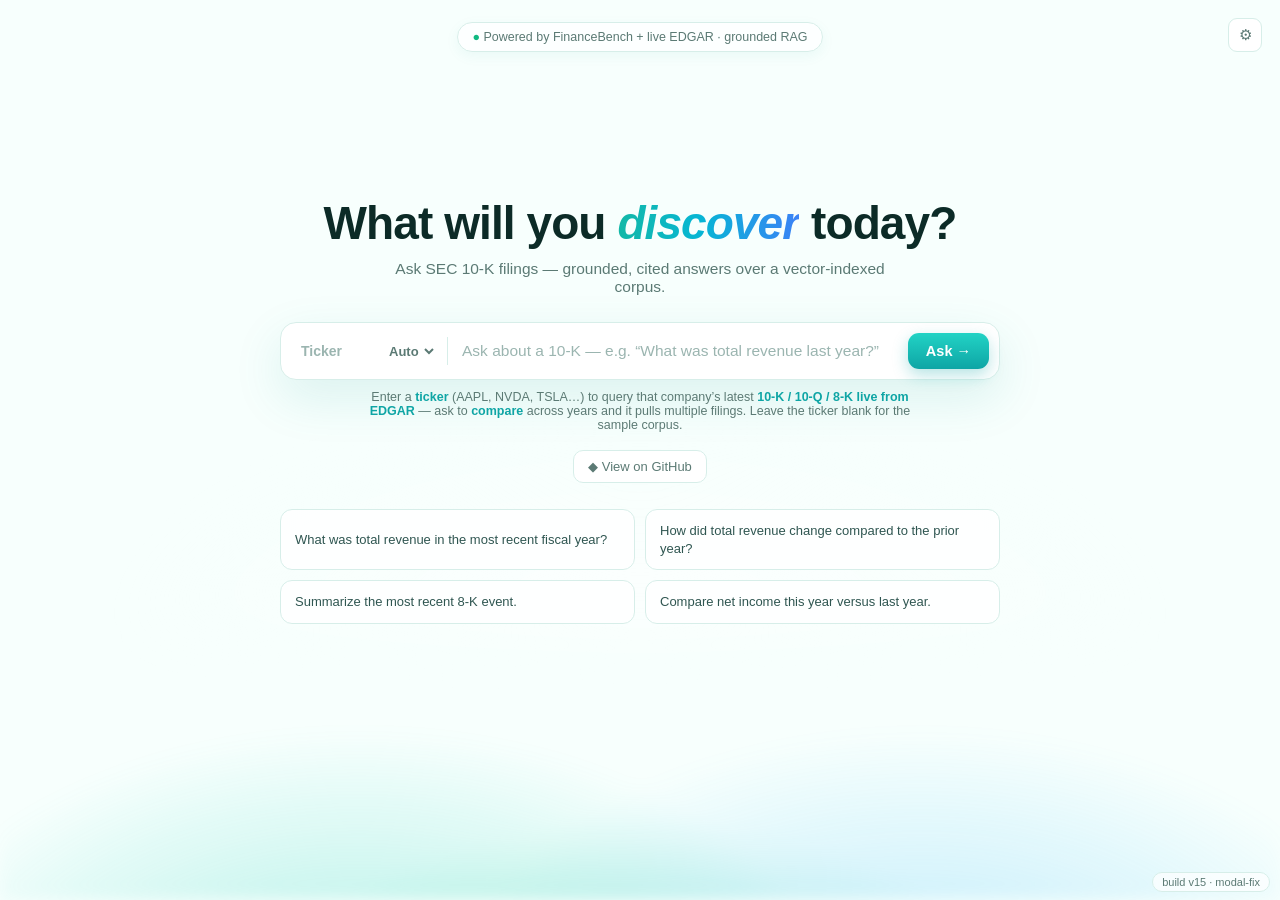
<file: index.html>
<!doctype html>
<html lang="en">
<head>
  <meta charset="utf-8" />
  <meta name="viewport" content="width=device-width, initial-scale=1" />
  <!-- Force revalidation so browsers/CDN don't serve a stale page during testing. -->
  <meta http-equiv="Cache-Control" content="no-cache, no-store, must-revalidate" />
  <meta http-equiv="Pragma" content="no-cache" />
  <title>SEC Filings RAG — grounded answers over 10-K filings</title>
  <meta name="description" content="Ask SEC 10-K filings. Dense retrieval over a vector-indexed corpus, grounded cited answers, streamed." />
  <!-- ?v= cache-buster: bump on every asset change so the new JS/CSS actually loads. -->
  <link rel="stylesheet" href="./style.css?v=15" />
</head>
<body>
  <div class="horizon" aria-hidden="true"></div>

  <header class="topbar">
    <span class="badge">● Powered by FinanceBench + live EDGAR · grounded RAG</span>
    <button id="settingsBtn" class="icon-btn" title="Use your own API keys (optional)" aria-label="API keys">⚙</button>
  </header>

  <main class="hero">
    <h1 class="headline">What will you <em>discover</em> today?</h1>
    <p class="subhead">Ask SEC 10-K filings — grounded, cited answers over a vector-indexed corpus.</p>

    <form id="askForm" class="ask">
      <input id="tickerInput" class="ticker-input" type="text" autocomplete="off"
        maxlength="6" placeholder="Ticker" title="e.g. AAPL — blank uses the sample corpus" />
      <select id="formSelect" class="form-select" title="Filing type">
        <option value="auto">Auto</option>
        <option value="10-K">10-K</option>
        <option value="10-Q">10-Q</option>
        <option value="8-K">8-K</option>
      </select>
      <span class="ask-divider"></span>
      <input
        id="queryInput"
        class="ask-input"
        type="text"
        autocomplete="off"
        placeholder="Ask about a 10-K — e.g. “What was total revenue last year?”"
      />
      <button id="askBtn" class="ask-btn" type="submit">Ask →</button>
    </form>
    <p class="ask-hint">
      Enter a <b>ticker</b> (AAPL, NVDA, TSLA…) to query that company’s latest
      <b>10-K / 10-Q / 8-K live from EDGAR</b> — ask to <b>compare</b> across years
      and it pulls multiple filings. Leave the ticker blank for the sample corpus.
    </p>

    <div class="quicklinks">
      <a class="ghost-btn" href="https://github.com/skandula9273/sec-rag-eval" target="_blank" rel="noopener">◆ View on GitHub</a>
    </div>

    <div class="chips" id="chips">
      <button class="chip" data-ticker="NVDA">What was total revenue in the most recent fiscal year?</button>
      <button class="chip" data-ticker="AAPL">How did total revenue change compared to the prior year?</button>
      <button class="chip" data-ticker="MSFT">Summarize the most recent 8-K event.</button>
      <button class="chip" data-ticker="TSLA">Compare net income this year versus last year.</button>
    </div>
  </main>

  <!-- Answer panel (hidden until a question is asked) -->
  <section id="result" class="result" hidden>
    <div class="result-card">
      <div class="result-head">
        <h2>Answer</h2>
        <span id="faithBadge" class="faith-badge" title="Faithfulness (self-grade)">—</span>
      </div>
      <div id="status" class="status" hidden></div>
      <div id="answer" class="answer"></div>
      <div id="error" class="error" hidden></div>

      <h3 class="sources-title">Sources</h3>
      <div id="sources" class="sources"></div>

      <div id="metrics" class="metrics"></div>
    </div>
  </section>

  <!-- BYOK: optional own-keys modal. Both blank = use the demo's shared keys. -->
  <div id="modal" class="modal" hidden>
    <div class="modal-card">
      <h2>Use your own API keys</h2>
      <p class="modal-note">
        <b>Optional.</b> Leave blank to use the demo. If you enter <b>both</b>, every
        query runs on <b>your</b> OpenAI + Anthropic accounts (your credits, not the
        owner's). Stored only in this browser; sent only to the API over HTTPS, never
        saved server-side. Press Esc or click outside to close.
      </p>
      <label>OpenAI API key
        <input id="openaiKey" type="password" autocomplete="off" placeholder="sk-…" />
      </label>
      <label>Anthropic API key
        <input id="anthropicKey" type="password" autocomplete="off" placeholder="sk-ant-…" />
      </label>
      <div class="modal-actions">
        <button id="saveKeys" class="ask-btn" type="button">Save</button>
        <button id="closeModal" class="ghost-btn" type="button">Close</button>
      </div>
    </div>
  </div>

  <div id="build" class="build">build …</div>
  <script src="./app.js?v=15"></script>
</body>
</html>
</file>
<file: style.css>
:root {
  --bg: #f7fffd;
  --panel: #ffffff;
  --panel-2: #f0fdfa;
  --border: #d7eee9;
  --text: #0f2e2a;
  --muted: #5b7a74;
  --teal: #14b8a6;
  --cyan: #06b6d4;
  --blue: #3b82f6;
  --green: #10b981;
  --accent: #0ea5a5;
  --accent-2: #22d3c5;
  --radius: 16px;
  --maxw: 760px;
  --shadow: 0 18px 50px rgba(13, 148, 136, 0.12);
}

* { box-sizing: border-box; }

html, body {
  margin: 0;
  background: var(--bg);
  color: var(--text);
  font-family: -apple-system, BlinkMacSystemFont, "Segoe UI", Inter, Roboto, sans-serif;
  -webkit-font-smoothing: antialiased;
  min-height: 100vh;
}

/* --- Uplifting aurora bloom rising from the bottom --- */
.horizon {
  position: fixed;
  left: 0; right: 0; bottom: 0;
  height: 62vh;
  background:
    radial-gradient(62% 90% at 28% 125%, rgba(45, 212, 191, 0.40), transparent 62%),
    radial-gradient(62% 90% at 72% 125%, rgba(56, 189, 248, 0.34), transparent 62%),
    radial-gradient(54% 80% at 50% 135%, rgba(52, 211, 153, 0.36), transparent 62%);
  filter: blur(8px);
  z-index: 0;
  pointer-events: none;
}
/* a soft bright crest where the bloom meets the page */
.horizon::after {
  content: "";
  position: absolute;
  left: 50%;
  bottom: 30vh;
  transform: translateX(-50%);
  width: 80vw;
  height: 16vw;
  background: radial-gradient(ellipse at center bottom, rgba(255, 255, 255, 0.7), transparent 70%);
  filter: blur(24px);
}

/* --- Top bar --- */
.topbar {
  position: relative;
  z-index: 2;
  display: flex;
  align-items: center;
  justify-content: center;
  padding: 22px 16px 0;
}
.badge {
  font-size: 12.5px;
  color: var(--muted);
  background: rgba(255, 255, 255, 0.7);
  border: 1px solid var(--border);
  padding: 7px 14px;
  border-radius: 999px;
  backdrop-filter: blur(6px);
  box-shadow: 0 4px 14px rgba(13, 148, 136, 0.06);
}
.badge::first-letter { color: var(--green); }  /* the live dot */
.icon-btn {
  position: absolute;
  right: 18px;
  top: 18px;
  background: #fff;
  border: 1px solid var(--border);
  color: var(--muted);
  width: 34px; height: 34px;
  border-radius: 9px;
  cursor: pointer;
  font-size: 15px;
}
.icon-btn:hover { color: var(--accent); border-color: var(--accent); }

/* --- Hero --- */
.hero {
  position: relative;
  z-index: 2;
  max-width: var(--maxw);
  margin: 0 auto;
  padding: 16vh 20px 6vh;
  text-align: center;
}
.headline {
  font-size: clamp(30px, 5vw, 46px);
  font-weight: 700;
  letter-spacing: -0.02em;
  margin: 0 0 10px;
  color: #0c2b27;
}
.headline em {
  font-style: italic;
  background: linear-gradient(90deg, var(--teal), var(--cyan) 45%, var(--blue));
  -webkit-background-clip: text;
  background-clip: text;
  color: transparent;
}
.subhead {
  color: var(--muted);
  font-size: 15.5px;
  margin: 0 auto 26px;
  max-width: 540px;
}

/* --- Ask box --- */
.ask {
  display: flex;
  gap: 8px;
  align-items: center;
  background: var(--panel);
  border: 1px solid var(--border);
  border-radius: var(--radius);
  padding: 10px 10px 10px 16px;
  box-shadow: var(--shadow);
}
.ask:focus-within { border-color: var(--accent-2); box-shadow: 0 0 0 4px rgba(34, 211, 197, 0.15), var(--shadow); }
.ask-input {
  flex: 1;
  background: transparent;
  border: 0;
  outline: 0;
  color: var(--text);
  font-size: 15.5px;
  padding: 8px 4px;
}
.ask-input::placeholder { color: #9bb5b0; }
.ticker-input {
  width: 78px;
  background: transparent;
  border: 0;
  outline: 0;
  color: var(--accent);
  font-size: 14px;
  font-weight: 700;
  letter-spacing: 0.04em;
  text-transform: uppercase;
  padding: 8px 2px 8px 4px;
}
.ticker-input::placeholder { color: #9bb5b0; font-weight: 600; letter-spacing: 0; text-transform: none; }
.form-select {
  background: transparent;
  border: 0;
  outline: 0;
  color: var(--muted);
  font-size: 13px;
  font-weight: 600;
  cursor: pointer;
  padding: 8px 2px;
}
.ask-divider { width: 1px; align-self: stretch; background: var(--border); margin: 4px 2px; }
.ask-hint { color: var(--muted); font-size: 12.5px; margin: 10px auto 0; max-width: 560px; }
.ask-hint b { color: var(--accent); font-weight: 600; }
.status {
  margin: 10px 0 0;
  font-size: 13px;
  color: var(--accent);
  background: var(--panel-2);
  border: 1px solid var(--border);
  border-radius: 9px;
  padding: 7px 11px;
}
.ask-btn {
  background: linear-gradient(180deg, var(--accent-2), var(--accent));
  color: white;
  border: 0;
  border-radius: 11px;
  padding: 10px 18px;
  font-size: 14.5px;
  font-weight: 600;
  cursor: pointer;
  white-space: nowrap;
  box-shadow: 0 6px 16px rgba(14, 165, 165, 0.3);
}
.ask-btn:hover { filter: brightness(1.05); }
.ask-btn:disabled { opacity: 0.5; cursor: default; box-shadow: none; }

/* --- Quick links --- */
.quicklinks {
  display: flex;
  gap: 10px;
  justify-content: center;
  margin: 18px 0 26px;
}
.ghost-btn {
  background: #fff;
  border: 1px solid var(--border);
  color: var(--muted);
  border-radius: 10px;
  padding: 8px 14px;
  font-size: 13px;
  cursor: pointer;
  text-decoration: none;
}
.ghost-btn:hover { color: var(--accent); border-color: var(--accent-2); }

/* --- Suggestion chips --- */
.chips {
  display: grid;
  grid-template-columns: 1fr 1fr;
  gap: 10px;
}
.chip {
  text-align: left;
  background: rgba(255, 255, 255, 0.8);
  border: 1px solid var(--border);
  color: #2f5651;
  border-radius: 12px;
  padding: 12px 14px;
  font-size: 13px;
  cursor: pointer;
  line-height: 1.35;
}
.chip:hover { border-color: var(--accent-2); color: var(--text); background: var(--panel-2); }

/* --- Result panel --- */
.result {
  position: relative;
  z-index: 2;
  max-width: var(--maxw);
  margin: 0 auto;
  padding: 0 20px 12vh;
}
.result-card {
  background: var(--panel);
  border: 1px solid var(--border);
  border-radius: var(--radius);
  padding: 22px;
  box-shadow: var(--shadow);
}
.result-head { display: flex; align-items: center; justify-content: space-between; }
.result-head h2 { margin: 0; font-size: 18px; color: #0c2b27; }
.faith-badge {
  font-size: 12px;
  color: var(--accent);
  border: 1px solid var(--border);
  background: var(--panel-2);
  border-radius: 999px;
  padding: 4px 10px;
}
.answer {
  margin: 14px 0 8px;
  line-height: 1.6;
  font-size: 15px;
  white-space: pre-wrap;
}
.answer .cite { color: var(--blue); font-weight: 600; }
.error { color: #dc2626; font-size: 14px; margin-top: 8px; }

.sources-title { font-size: 14px; color: var(--muted); margin: 18px 0 8px; }
.sources { display: flex; flex-direction: column; gap: 8px; }
.source {
  border: 1px solid var(--border);
  border-radius: 10px;
  padding: 10px 12px;
  background: var(--panel-2);
}
.source .tag {
  font-size: 11px;
  font-weight: 600;
  padding: 2px 8px;
  border-radius: 999px;
  margin-right: 8px;
}
.tag.cited { background: rgba(20, 184, 166, 0.16); color: #0d9488; }
.tag.retr { background: rgba(15, 46, 42, 0.06); color: var(--muted); }
.source .doc { font-weight: 600; font-size: 13.5px; }
.source .meta { color: var(--muted); font-size: 12px; }
.source .excerpt { color: #466b65; font-size: 12.5px; margin-top: 6px; line-height: 1.45; }

.metrics {
  display: flex;
  flex-wrap: wrap;
  gap: 14px;
  margin-top: 16px;
  padding-top: 14px;
  border-top: 1px solid var(--border);
  color: var(--muted);
  font-size: 12.5px;
}
.metrics b { color: var(--text); font-weight: 600; }

/* --- Modal --- */
/* The [hidden] attribute must win over .modal's display:flex, or the modal shows
   on every load (this was the "API settings popup keeps coming up" bug). */
[hidden] { display: none !important; }

.modal {
  position: fixed;
  inset: 0;
  background: rgba(8, 40, 36, 0.35);
  display: flex;
  align-items: center;
  justify-content: center;
  z-index: 50;
  backdrop-filter: blur(4px);
}
.modal-card {
  background: var(--panel);
  border: 1px solid var(--border);
  border-radius: var(--radius);
  padding: 24px;
  width: min(440px, 92vw);
  box-shadow: var(--shadow);
}
.modal-card h2 { margin: 0 0 8px; font-size: 18px; color: #0c2b27; }
.modal-note { color: var(--muted); font-size: 12.5px; line-height: 1.5; margin: 0 0 16px; }
.modal-card label { display: block; font-size: 13px; color: var(--muted); margin-bottom: 14px; }
.modal-card input {
  width: 100%;
  margin-top: 6px;
  background: var(--panel-2);
  border: 1px solid var(--border);
  border-radius: 10px;
  padding: 10px 12px;
  color: var(--text);
  font-size: 14px;
}
.modal-actions { display: flex; gap: 10px; margin-top: 6px; }

.build {
  position: fixed;
  right: 10px;
  bottom: 8px;
  z-index: 5;
  font-size: 11px;
  color: var(--muted);
  background: rgba(255, 255, 255, 0.7);
  border: 1px solid var(--border);
  border-radius: 999px;
  padding: 3px 9px;
}

@media (max-width: 560px) {
  .chips { grid-template-columns: 1fr; }
  .hero { padding-top: 12vh; }
}
</file>
